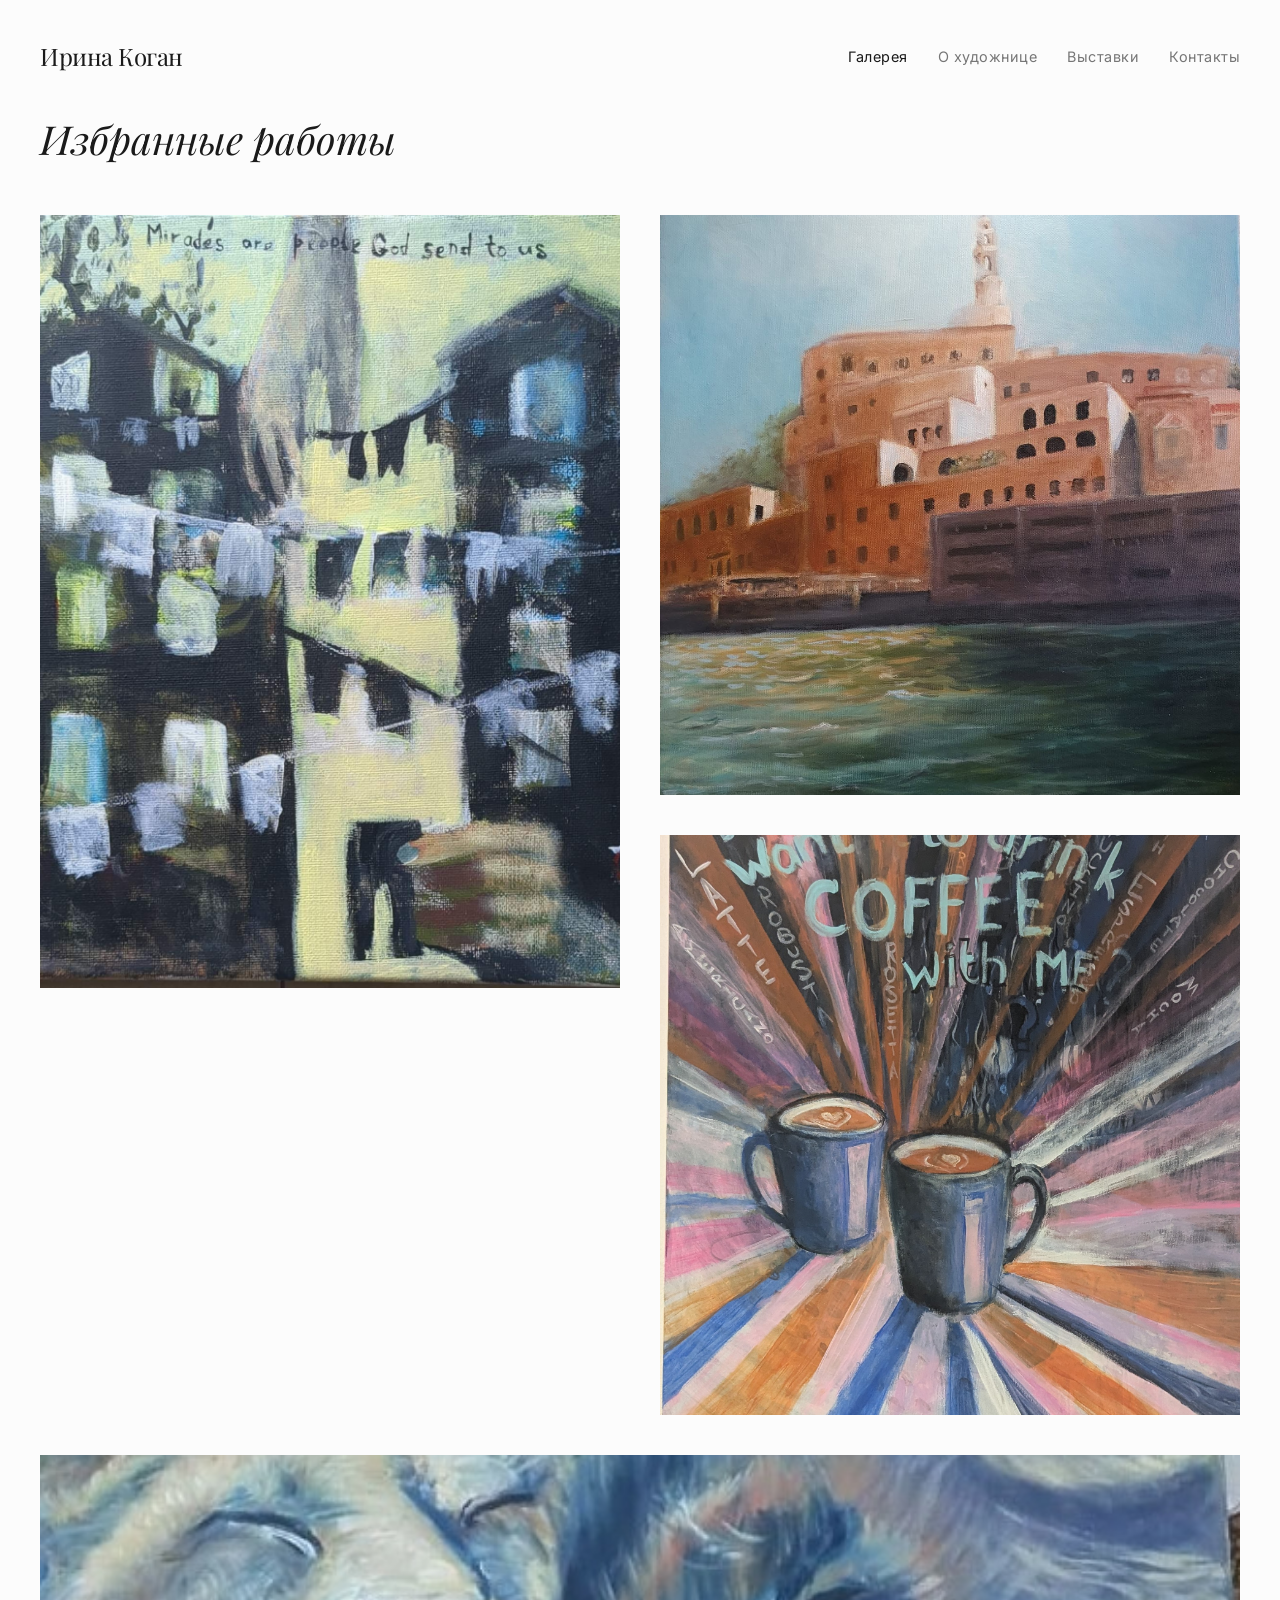
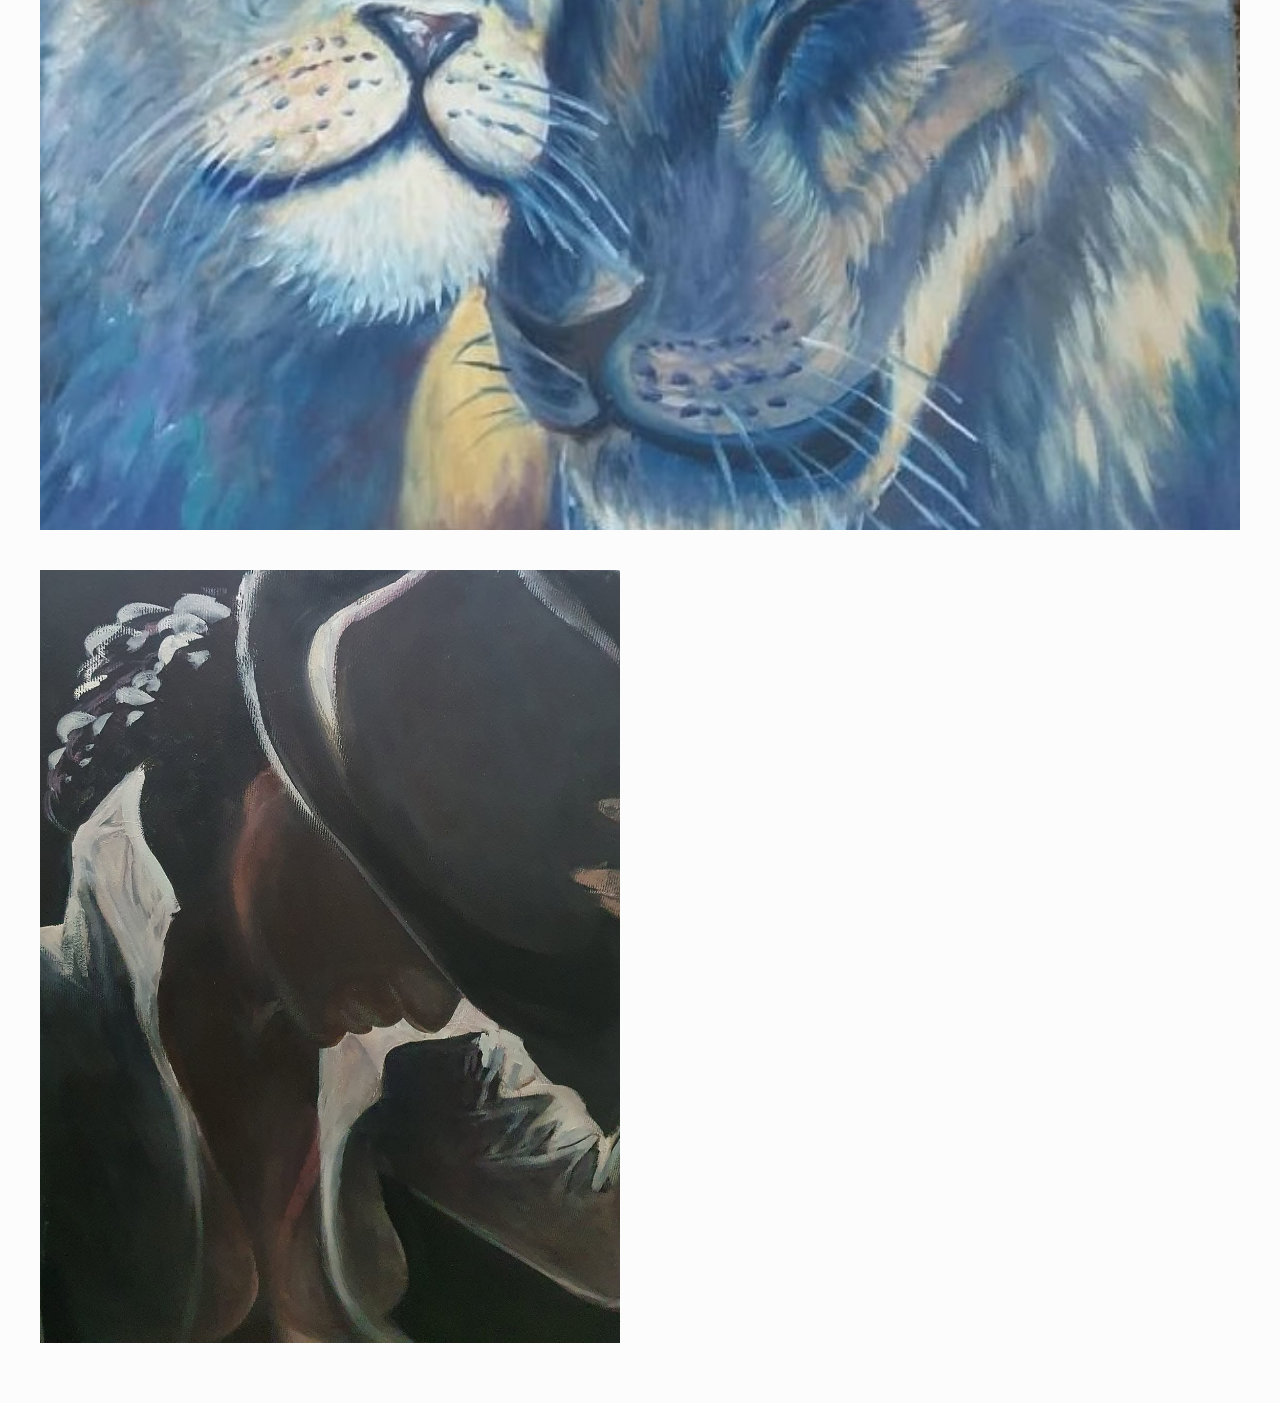
<file: index.html>
<!DOCTYPE html>
<html lang="ru">
<head>
  <meta charset="UTF-8">
  <meta name="viewport" content="width=device-width, initial-scale=1.0">
  <title>Израильская Художница | Галерея</title>
  <link rel="preconnect" href="https://fonts.googleapis.com">
  <link rel="preconnect" href="https://fonts.gstatic.com" crossorigin>
  <link href="https://fonts.googleapis.com/css2?family=Inter:wght@300;400&family=Playfair+Display:ital@0;1&display=swap" rel="stylesheet">
  <link rel="stylesheet" href="./css/style.css">
  <link rel="shortcut icon" href="./img/icon.png" type="image/x-icon">
</head>
<body>

<!-- Шапка сайта -->
<header class="header">
  <div class="logo">Ирина Коган</div>
  <nav class="nav">
    <a href="index.html" class="nav-link active">Галерея</a>
    <a href="about.html" class="nav-link">О художнице</a>
    <a href="#" class="nav-link">Выставки</a>
    <a href="#" class="nav-link">Контакты</a>
  </nav>
</header>

<!-- Основной контент галереи -->
<main class="gallery-container">
  <h1 class="page-title">Избранные работы</h1>

  <div class="gallery-grid">

    <!-- Карточка работы (Повторяющийся блок) -->
    <div class="gallery-item vertical">
      <img src="./img/01.jpg" alt="Mirades are people God send to us" loading="lazy">
      <div class="item-overlay">
        <div class="item-info">
          <h3>Mirades are people God send to us</h3>
          <p>Холст, масло • 2026</p>
        </div>
      </div>
    </div>

    <div class="gallery-item horizontal">
      <img src="./img/04.jpg" alt="Название картины" loading="lazy">
      <div class="item-overlay">
        <div class="item-info">
          <h3>Львы</h3>
          <p>Смешанная техника • 2025</p>
        </div>
      </div>
    </div>

    <div class="gallery-item">
      <img src="./img/02.jpg" alt="Название картины" loading="lazy">
      <div class="item-overlay">
        <div class="item-info">
          <h3>Стены Старого Города</h3>
          <p>Акрил • 2026</p>
        </div>
      </div>
    </div>

    <div class="gallery-item vertical">
      <img src="./img/05.jpg" alt="Название картины" loading="lazy">
      <div class="item-overlay">
        <div class="item-info">
          <h3>Шляпа</h3>
          <p>Холст, масло • 2024</p>
        </div>
      </div>
    </div>

    <div class="gallery-item">
      <img src="./img/03.jpg" alt="Street art" loading="lazy">
      <div class="item-overlay">
        <div class="item-info">
          <h3>Street art</h3>
          <p>Холст, масло • 2025</p>
        </div>
      </div>
    </div>

  </div>
</main>

</body>
</html>
</file>
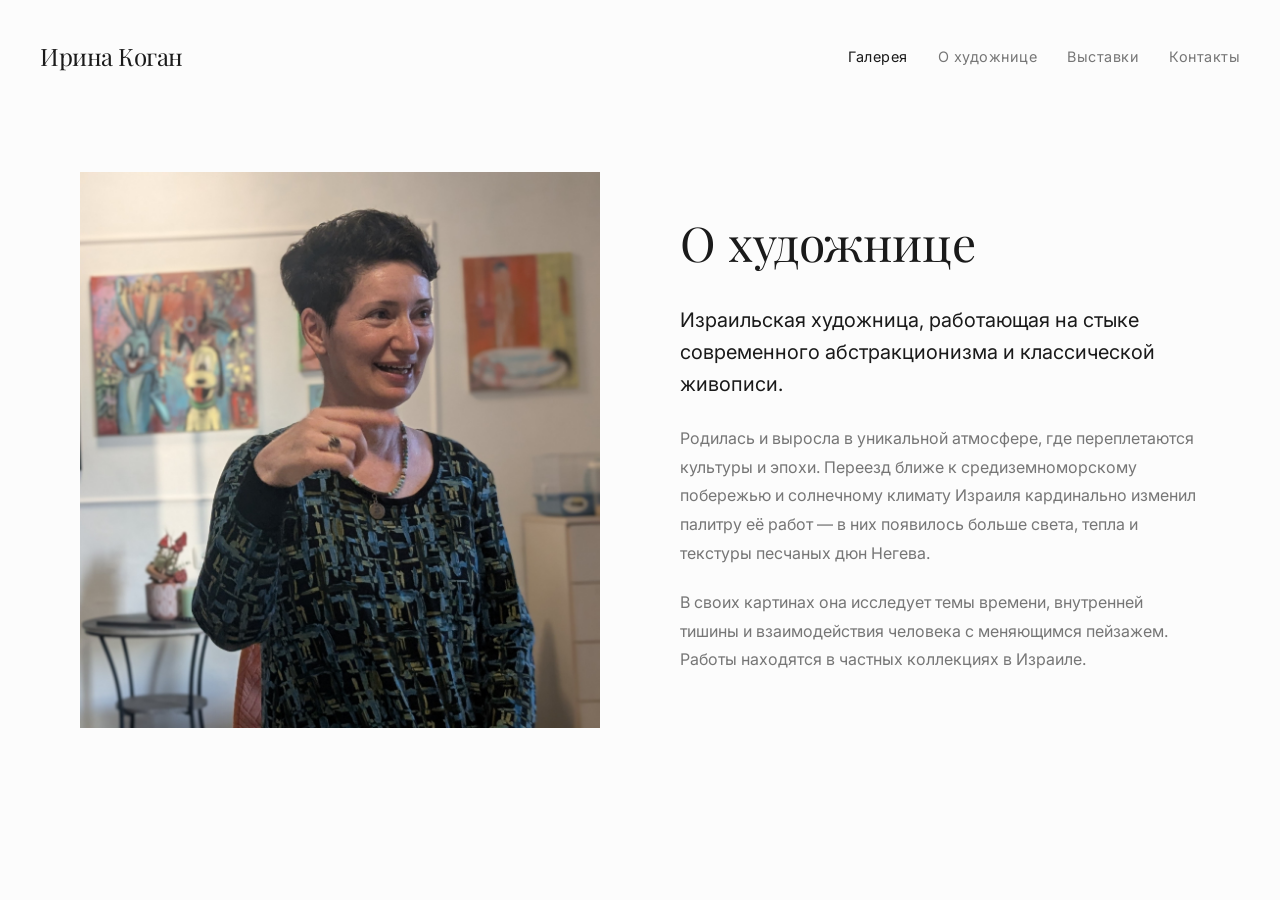
<file: about.html>
<!DOCTYPE html>
<html lang="ru">
<head>
    <meta charset="UTF-8">
    <meta name="viewport" content="width=device-width, initial-scale=1.0">
    <title>Израильская Художница | Галерея</title>
    <!-- Подключаем элегантный шрифт для заголовков и строгий для текста -->
    <link rel="preconnect" href="https://fonts.googleapis.com">
    <link rel="preconnect" href="https://fonts.gstatic.com" crossorigin>
    <link href="https://fonts.googleapis.com/css2?family=Inter:wght@300;400&family=Playfair+Display:ital@0;1&display=swap" rel="stylesheet">
    <link rel="stylesheet" href="./css/style.css">
    <link rel="shortcut icon" href="./img/icon.png" type="image/x-icon">
</head>
<body>

<!-- Шапка сайта -->
<header class="header">
    <div class="logo">Ирина Коган</div>
    <nav class="nav">
        <a href="index.html" class="nav-link active">Галерея</a>
        <a href="about.html" class="nav-link">О художнице</a>
        <a href="#" class="nav-link">Выставки</a>
        <a href="#" class="nav-link">Контакты</a>
    </nav>
</header>

<!-- Основной контент -->
<main class="about-container">
    <div class="about-grid">
        <!-- Левая колонка: Фотография -->
        <div class="about-image">
            <img src="./img/PORTRAIT.jpg" alt="Ирина в мастерской">
        </div>

        <!-- Правая колонка: Текст -->
        <div class="about-content">
            <h1 class="about-title">О художнице</h1>
            <p class="about-lead">Израильская художница, работающая на стыке современного абстракционизма и классической живописи.</p>

            <div class="about-text">
                <p>Родилась и выросла в уникальной атмосфере, где переплетаются культуры и эпохи. Переезд ближе к средиземноморскому побережью и солнечному климату Израиля кардинально изменил палитру её работ — в них появилось больше света, тепла и текстуры песчаных дюн Негева.</p>
                <p>В своих картинах она исследует темы времени, внутренней тишины и взаимодействия человека с меняющимся пейзажем. Работы находятся в частных коллекциях в Израиле.</p>
            </div>
        </div>
    </div>
</main>

</body>
</file>
<file: css/style.css>
/* Общие сбросы и переменные */
:root {
    --bg-color: #fcfcfc;
    --text-color: #1a1a1a;
    --text-muted: #767676;
    --font-sans: 'Inter', sans-serif;
    --font-serif: 'Playfair Display', serif;
    --transition: all 0.4s cubic-bezier(0.25, 1, 0.5, 1);
}

* {
    box-sizing: border-box;
    margin: 0;
    padding: 0;
}

body {
    background-color: var(--bg-color);
    color: var(--text-color);
    font-family: var(--font-sans);
    -webkit-font-smoothing: antialiased;
    padding-bottom: 60px;
}

/* Шапка и Навигация */
.header {
    display: flex;
    justify-content: space-between;
    align-items: center;
    padding: 40px;
    position: sticky;
    top: 0;
    background-color: rgba(252, 252, 252, 0.9);
    backdrop-filter: blur(10px);
    z-index: 100;
}

.logo {
    font-family: var(--font-serif);
    font-size: 1.5rem;
    font-weight: 400;
    letter-spacing: -0.5px;
}

.nav {
    display: flex;
    gap: 30px;
}

.nav-link {
    color: var(--text-muted);
    text-decoration: none;
    font-size: 0.9rem;
    letter-spacing: 0.5px;
    transition: var(--transition);
}

.nav-link:hover, .nav-link.active {
    color: var(--text-color);
}

/* Контейнер Галереи */
.gallery-container {
    max-width: 1400px;
    margin: 0 auto;
    padding: 0 40px;
}

.page-title {
    font-family: var(--font-serif);
    font-size: 2.5rem;
    font-weight: 400;
    margin-bottom: 50px;
    font-style: italic;
}

/* Сетка (Grid) с эффектом асимметрии */
.gallery-grid {
    display: grid;
    grid-template-columns: repeat(auto-fill, minmax(350px, 1-fraction));
    grid-auto-flow: dense; /* Заполняет пустые пространства автоматически */
    gap: 40px; /* Большие отступы дают "воздух" картинам */
}

/* Элемент галереи */
.gallery-item {
    position: relative;
    overflow: hidden;
    background-color: #f0f0f0;
    cursor: pointer;
    aspect-ratio: 1 / 1; /* По умолчанию квадратные */
}

/* Задаем разную пропорцию для некоторых карточек, чтобы сетка "играла" */
.gallery-item.vertical {
    grid-row: span 2;
    aspect-ratio: 3 / 4;
}

.gallery-item.horizontal {
    grid-column: span 2;
    aspect-ratio: 16 / 9;
}

.gallery-item img {
    width: 100%;
    height: 100%;
    object-fit: cover; /* Картина не сжимается, а аккуратно кадрируется */
    transition: var(--transition);
}

/* Эффект наведения (Overlay) */
.item-overlay {
    position: absolute;
    top: 0;
    left: 0;
    width: 100%;
    height: 100%;
    background-color: rgba(252, 252, 252, 0.90); /* Светлый элегантный фон при наведении */
    display: flex;
    align-items: center;
    justify-content: center;
    opacity: 0;
    transition: var(--transition);
    padding: 20px;
    text-align: center;
}

.item-info h3 {
    font-family: var(--font-serif);
    font-size: 1.4rem;
    font-weight: 400;
    margin-bottom: 8px;
    transform: translateY(15px);
    transition: var(--transition);
}

.item-info p {
    font-size: 0.85rem;
    color: var(--text-muted);
    transform: translateY(15px);
    transition: var(--transition);
    transition-delay: 0.05s;
}

/* Логика Ховера */
.gallery-item:hover img {
    transform: scale(1.03);
}

.gallery-item:hover .item-overlay {
    opacity: 1;
}

.gallery-item:hover .item-info h3,
.gallery-item:hover .item-info p {
    transform: translateY(0);
}

/* Адаптив под мобильные экраны */
@media (max-width: 900px) {
    .gallery-grid {
        grid-template-columns: 1fr; /* В один ряд на телефонах */
        gap: 20px;
    }

    .gallery-item, .gallery-item.vertical, .gallery-item.horizontal {
        grid-column: span 1;
        grid-row: span 1;
        aspect-ratio: 1 / 1;
    }

    .header {
        flex-direction: column;
        gap: 20px;
        padding: 20px;
    }

    .gallery-container {
        padding: 0 20px;
    }
}
.about-container {
    max-width: 1200px;
    margin: 60px auto;
    padding: 0 40px;
}

.about-grid {
    display: grid;
    grid-template-columns: 1fr 1fr; /* Ровно пополам */
    gap: 80px; /* Большой отступ между фото и текстом */
    align-items: center;
}

.about-image img {
    width: 100%;
    height: auto;
    max-height: 700px;
    object-fit: cover;
    background-color: #f0f0f0;
}

.about-title {
    font-family: var(--font-serif);
    font-size: 3rem;
    font-weight: 400;
    margin-bottom: 30px;
}

.about-lead {
    font-size: 1.25rem;
    line-height: 1.6;
    color: var(--text-color);
    margin-bottom: 24px;
    font-weight: 400;
}

.about-text p {
    font-size: 1rem;
    line-height: 1.8;
    color: var(--text-muted);
    margin-bottom: 20px;
}

/* Адаптив для мобильных */
@media (max-width: 900px) {
    .about-grid {
        grid-template-columns: 1fr; /* Фото сверху, текст снизу */
        gap: 40px;
    }
    .about-title {
        font-size: 2.2rem;
    }
}
</file>
